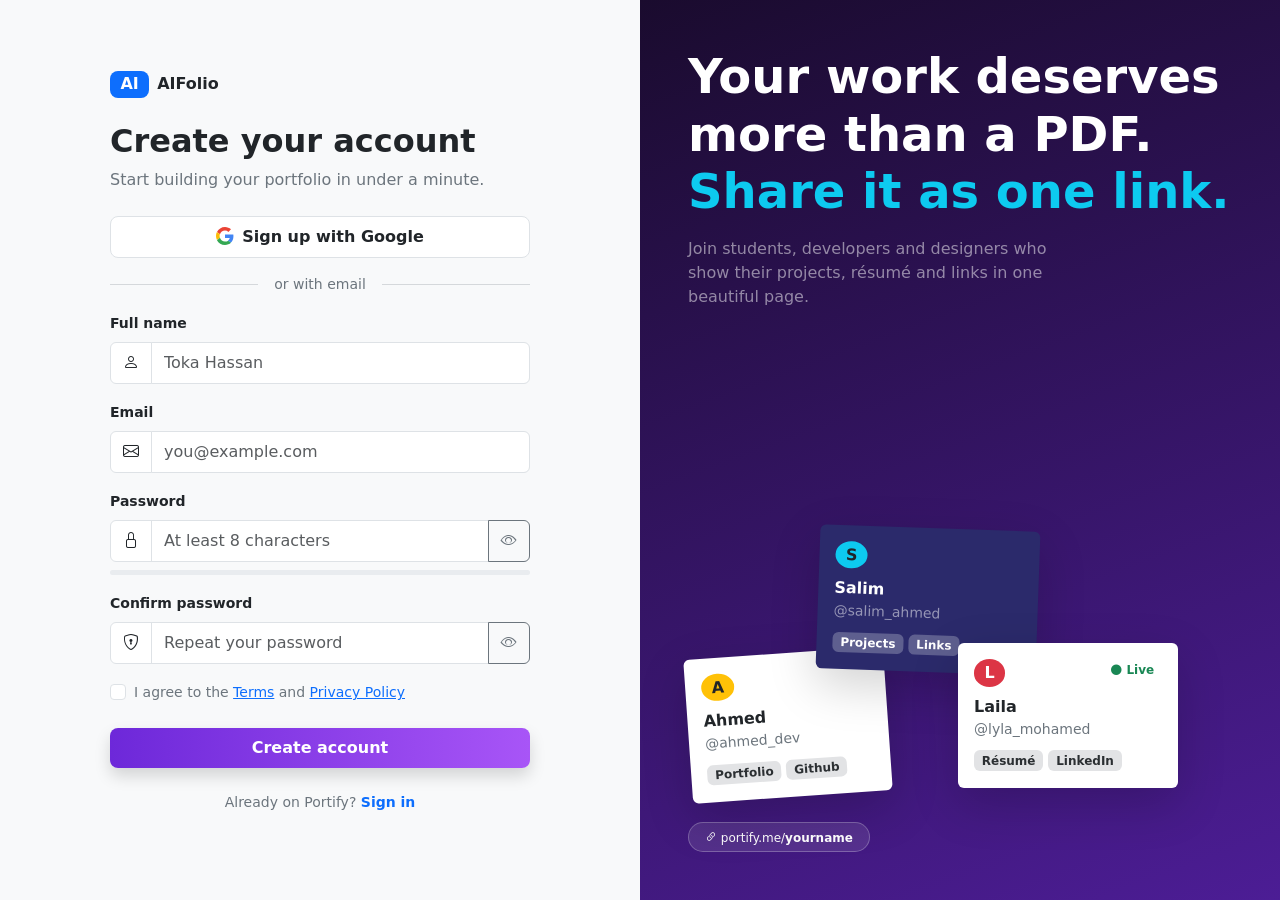
<file: creat.html>
<!DOCTYPE html>
<html lang="en">
<head>
<meta charset="UTF-8">
<meta name="viewport" content="width=device-width, initial-scale=1">
<title>Create account – Portify</title>
<link href="https://cdn.jsdelivr.net/npm/bootstrap@5.3.3/dist/css/bootstrap.min.css" rel="stylesheet">
<link href="https://cdn.jsdelivr.net/npm/bootstrap-icons@1.11.3/font/bootstrap-icons.min.css" rel="stylesheet">
<style>
  /* الـ CSS الوحيد المطلوب: الخلفية المتدرجة + حركة الكروت + شكل الزرار */
  /* .bg-brand { background: linear-gradient(160deg, #07071f, #1a1a5e); }
  .btn-brand { background: linear-gradient(90deg, #26337a, #5b50e6); color: #fff; border: 0; } */
.bg-brand  { background: linear-gradient(160deg, #1a0b2e, #4c1d95); }
.btn-brand { background: linear-gradient(90deg, #6d28d9, #a855f7); color: #fff; border: 0; }
  .btn-brand:hover { color: #fff; filter: brightness(1.1); }
  .float { animation: float 6s ease-in-out infinite; }
  @keyframes float { 50% { translate: 0 -10px; } }
</style>
</head>
<body class="bg-light">

<div class="container-fluid">
  <div class="row min-vh-100">

    <!-- ========== الشمال: الفورم ========== -->
    <div class="col-lg-6 d-flex align-items-center justify-content-center p-4">
      <div class="w-100" style="max-width: 420px;">

        <div class="d-flex align-items-center gap-2 fw-bold mb-4">
          <span class="badge bg-primary rounded-3 fs-6">AI</span>AIFolio
        </div>

        <h1 class="h2 fw-bold">Create your account</h1>
        <p class="text-secondary mb-4">Start building your portfolio in under a minute.</p>
<!-- 
        <button type="button" class="btn btn-white bg-white border w-100 rounded-3 py-2 fw-semibold">
          <i class="bi bi-google text-danger me-2"></i>Sign up with Google
        </button> -->
        <button type="button" class="btn btn-white bg-white border w-100 rounded-3 py-2 fw-semibold">
  <svg class="me-2" width="18" height="18" viewBox="0 0 48 48" style="vertical-align: -3px;">
    <path fill="#EA4335" d="M24 9.5c3.5 0 6.6 1.2 9.1 3.6l6.8-6.8C35.8 2.4 30.3 0 24 0 14.6 0 6.5 5.4 2.6 13.2l7.9 6.1C12.4 13.6 17.7 9.5 24 9.5z"/>
    <path fill="#4285F4" d="M46.5 24.5c0-1.6-.1-3.1-.4-4.5H24v9h12.7c-.6 3-2.3 5.5-4.8 7.2l7.5 5.8c4.4-4.1 7.1-10.1 7.1-17.5z"/>
    <path fill="#FBBC05" d="M10.5 28.7A14.5 14.5 0 0 1 9.5 24c0-1.6.3-3.2.8-4.7l-7.9-6.1A24 24 0 0 0 0 24c0 3.9.9 7.5 2.6 10.8l7.9-6.1z"/>
    <path fill="#34A853" d="M24 48c6.5 0 11.9-2.1 15.9-5.8l-7.5-5.8c-2.1 1.4-4.8 2.3-8.4 2.3-6.3 0-11.6-4.1-13.5-9.8l-7.9 6.1C6.5 42.6 14.6 48 24 48z"/>
  </svg>Sign up with Google
</button>

        <div class="d-flex align-items-center gap-3 text-secondary small my-3">
          <hr class="flex-grow-1 m-0"> or with email <hr class="flex-grow-1 m-0">
        </div>

        <form id="signup" class="needs-validation" novalidate>

          <label class="form-label small fw-semibold" for="name">Full name</label>
          <div class="input-group mb-3 has-validation">
            <span class="input-group-text bg-white"><i class="bi bi-person"></i></span>
            <input id="name" type="text" class="form-control py-2" placeholder="Toka Hassan" required minlength="2">
            <div class="invalid-feedback">Please enter your name.</div>
          </div>

          <label class="form-label small fw-semibold" for="email">Email</label>
          <div class="input-group mb-3 has-validation">
            <span class="input-group-text bg-white"><i class="bi bi-envelope"></i></span>
            <input id="email" type="email" class="form-control py-2" placeholder="you@example.com" required>
            <div class="invalid-feedback">Enter a valid email address.</div>
          </div>

          <label class="form-label small fw-semibold" for="password">Password</label>
          <div class="input-group has-validation">
            <span class="input-group-text bg-white"><i class="bi bi-lock"></i></span>
            <input id="password" type="password" class="form-control py-2" placeholder="At least 8 characters" required minlength="8">
            <button class="btn btn-outline-secondary toggle-pw" type="button" data-target="password"><i class="bi bi-eye"></i></button>
            <div class="invalid-feedback">Password must be at least 8 characters.</div>
          </div>
          <div class="progress mt-2 mb-3" style="height: 5px;">
            <div id="strength" class="progress-bar" style="width: 0%"></div>
          </div>

          <label class="form-label small fw-semibold" for="confirm">Confirm password</label>
          <div class="input-group mb-3 has-validation">
            <span class="input-group-text bg-white"><i class="bi bi-shield-lock"></i></span>
            <input id="confirm" type="password" class="form-control py-2" placeholder="Repeat your password" required>
            <button class="btn btn-outline-secondary toggle-pw" type="button" data-target="confirm"><i class="bi bi-eye"></i></button>
            <div class="invalid-feedback">Passwords don't match.</div>
          </div>

          <div class="form-check mb-4">
            <input class="form-check-input" type="checkbox" id="terms" required>
            <label class="form-check-label small text-secondary" for="terms">
              I agree to the <a href="#">Terms</a> and <a href="#">Privacy Policy</a>
            </label>
            <div class="invalid-feedback">You need to accept the terms to continue.</div>
          </div>

          <button type="submit" class="btn btn-brand w-100 py-2 rounded-3 fw-bold shadow   .btn-main"   >Create account</button>
        </form>

        <p class="text-center text-secondary small mt-4">Already on Portify? <a href="#" class="fw-semibold text-decoration-none">Sign in</a></p>
      </div>
    </div>

    <!-- ========== اليمين: الصورة ========== -->
    <div class="col-lg-6 d-none d-lg-flex flex-column justify-content-between bg-brand text-white p-5">

      <div>
        <h2 class="display-5 fw-bold">Your work deserves more than a PDF. <span class="text-info">Share it as one link.</span></h2>
        <p class="text-white-50 mt-3" style="max-width: 400px;">
          Join students, developers and designers who show their projects, résumé and links in one beautiful page.
        </p>
      </div>

      <div>
        <div class="position-relative mb-4" style="height: 270px; max-width: 520px;">

          <div class="card border-0 shadow-lg position-absolute float" style="width: 200px; left: 0; bottom: 0; transform: rotate(-4deg);">
            <div class="card-body">
              <span class="badge rounded-circle bg-warning text-dark fs-6 mb-2">A</span>
              <div class="fw-bold">Ahmed</div>
              <div class="small text-secondary mb-2">@ahmed_dev</div>
              <span class="badge bg-secondary-subtle text-secondary-emphasis">Portfolio</span>
              <span class="badge bg-secondary-subtle text-secondary-emphasis">Github</span>
            </div>
          </div>

          <div class="card border-0 shadow-lg position-absolute float text-white" style="width: 220px; left: 130px; top: 0; background: #2b2a6b; transform: rotate(2deg); z-index: 2; animation-delay: -2s;">
            <div class="card-body">
              <span class="badge rounded-circle bg-info text-dark fs-6 mb-2">S</span>
              <div class="fw-bold">Salim</div>
              <div class="small text-white-50 mb-2">@salim_ahmed</div>
              <span class="badge bg-light bg-opacity-25">Projects</span>
              <span class="badge bg-light bg-opacity-25">Links</span>
            </div>
          </div>

          <div class="card border-0 shadow-lg position-absolute float" style="width: 220px; left: 270px; bottom: 10px; z-index: 3; animation-delay: -4s;">
            <div class="card-body">
              <span class="badge text-success position-absolute top-0 end-0 m-3"><i class="bi bi-circle-fill small me-1"></i>Live</span>
              <span class="badge rounded-circle bg-danger fs-6 mb-2">L</span>
              <div class="fw-bold">Laila</div>
              <div class="small text-secondary mb-2">@lyla_mohamed</div>
              <span class="badge bg-secondary-subtle text-secondary-emphasis">Résumé</span>
              <span class="badge bg-secondary-subtle text-secondary-emphasis">LinkedIn</span>
            </div>
          </div>

        </div>

        <span class="badge rounded-pill bg-light bg-opacity-10 border border-light border-opacity-25 fw-normal py-2 px-3">
          <i class="bi bi-link-45deg"></i> portify.me/<b>yourname</b>
        </span>
      </div>

    </div>
  </div>
</div>

<script src="https://cdn.jsdelivr.net/npm/bootstrap@5.3.3/dist/js/bootstrap.bundle.min.js"></script>
<script>
  const pw = document.getElementById('password');
  const cf = document.getElementById('confirm');
  const form = document.getElementById('signup');

  cf.addEventListener('input', () => {
    if (cf.value !== pw.value) {
      cf.setCustomValidity('mismatch');
    } else {
      cf.setCustomValidity('');
    }
  });

  document.querySelectorAll('.toggle-pw').forEach(btn => {
    btn.addEventListener('click', () => {
      const input = document.getElementById(btn.dataset.target);
      const isPassword = input.type === 'password';
      input.type = isPassword ? 'text' : 'password';
      btn.innerHTML = isPassword ? '<i class="bi bi-eye-slash"></i>' : '<i class="bi bi-eye"></i>';
    });
  });

  form.addEventListener('submit', e => {
    e.preventDefault();
    
    if (!form.checkValidity()) {
      form.classList.add('was-validated');
      return;
    }

    const userData = {
      name: document.getElementById('name').value,
      email: document.getElementById('email').value,
      password: pw.value
    };

    let users = JSON.parse(localStorage.getItem('portify_users')) || [];

    const userExists = users.some(u => u.email === userData.email);
    if (userExists) {
      alert('This email is already registered!');
      return;
    }

    users.push(userData);
    localStorage.setItem('portify_users', JSON.stringify(users));

    alert('Account created and saved successfully! 🎉');
    form.reset();
    form.classList.remove('was-validated');
  });
</script>
</body>
</html>
</file>
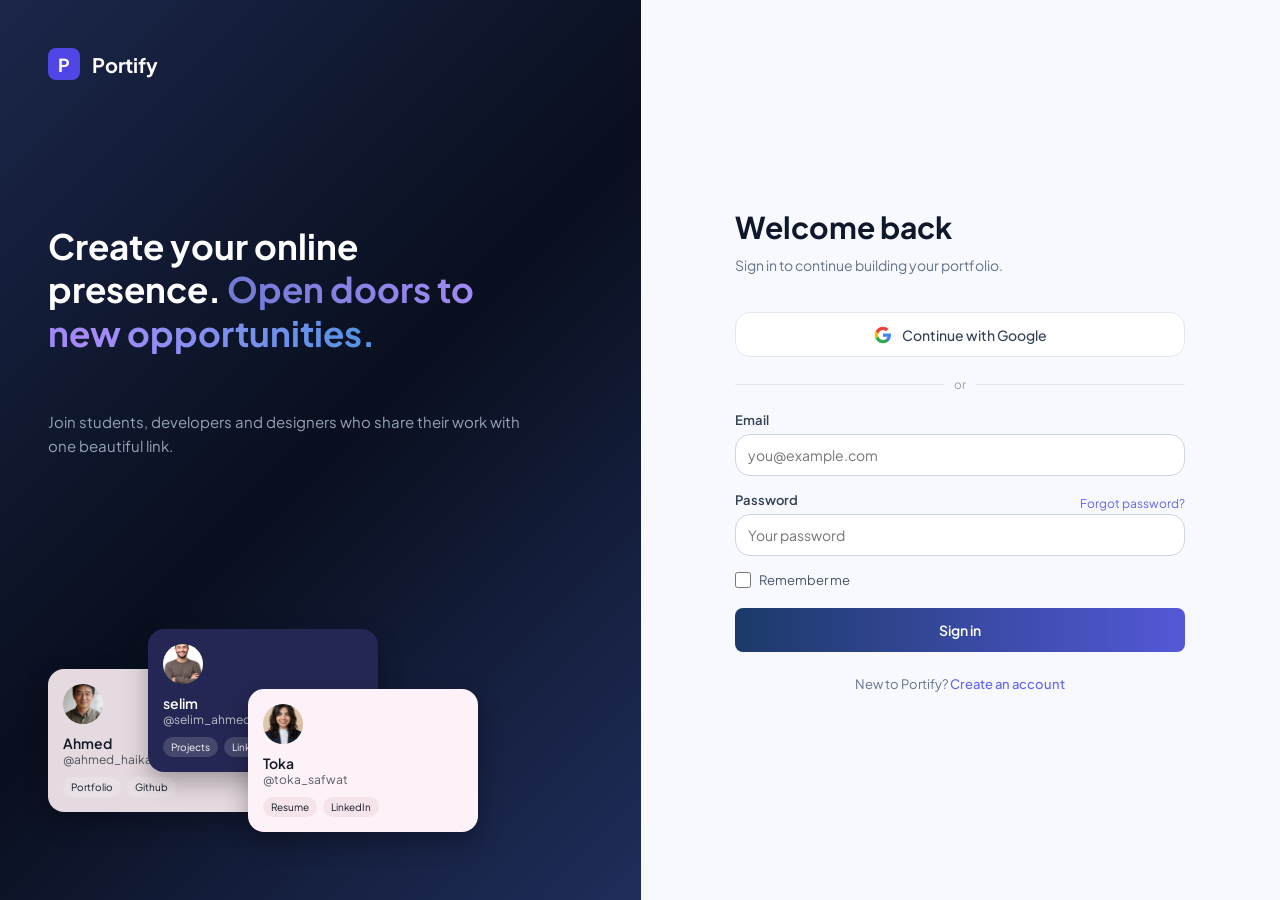
<file: sign_in.html>
<!DOCTYPE html>
<html lang="en">
<head>
  <meta charset="UTF-8">
  <meta name="viewport" content="width=device-width, initial-scale=1.0">
  <title>Portify-Sign In</title>
  <link rel="preconnect" href="https://fonts.googleapis.com">
  <link rel="preconnect" href="https://fonts.gstatic.com" crossorigin>
  <link href="https://fonts.googleapis.com/css2?family=Plus+Jakarta+Sans:wght@400;500;600;700&display=swap" rel="stylesheet">
  <link rel="stylesheet" href="sign_in.css">
</head>
<body>
  <div class="login-container">
    <div class="left-section">
      <div class="brand-logo">
        <div class="logo-icon">P</div>
        <span class="logo-text">Portify</span>
      </div>
      <div class="hero-content">
    <pre>Create your online
presence. <span>Open doors to
new opportunities.</span>
    </pre>
        <p>Join students, developers and designers who share their work with one beautiful link.</p>
      </div>
      <div class="cards-preview">
        <div class="profile-card card-dark card-animated" style="--delay: 0s;">
          <div class="user-avatar bg-avatar-1"></div>
          <div class="user-info">
            <div class="user-name">Ahmed</div>
            <div class="user-handle">@ahmed_haikal</div>
          </div>
          <div class="card-pills">
            <span>Portfolio</span>
            <span>Github</span>
          </div>
        </div>
        <div class="profile-card card-green card-animated" style="--delay: 0.5s;">
          <div class="user-avatar bg-avatar-2"></div>
          <div class="user-info">
            <div class="user-name">selim</div>
            <div class="user-handle">@selim_ahmed23</div>
          </div>
          <div class="card-pills">
            <span>Projects</span>
            <span>LinkedIn</span>
          </div>
        </div>
        <div class="profile-card card-light card-animated" style="--delay: 1s;">
          <div class="user-avatar bg-avatar-3"></div>
          <div class="user-info">
            <div class="user-name">Toka</div>
            <div class="user-handle">@toka_safwat</div>
          </div>
          <div class="card-pills">
            <span>Resume</span>
            <span>LinkedIn</span>
          </div>
        </div>
      </div>
    </div>
    <div class="right-section">
      <div class="form-wrapper">
        <h2 class="form-title">Welcome back</h2>
        <p class="form-subtitle">Sign in to continue building your portfolio.</p>
        <button type="button" class="google-btn">
          <svg class="google-icon" viewBox="0 0 24 24" width="18" height="18">
            <path fill="#4285F4" d="M22.56 12.25c0-.78-.07-1.53-.2-2.25H12v4.26h5.92c-.26 1.37-1.04 2.53-2.21 3.31v2.77h3.57c2.08-1.92 3.28-4.74 3.28-8.09z"/>
            <path fill="#34A853" d="M12 23c2.97 0 5.46-.98 7.28-2.66l-3.57-2.77c-.98.66-2.23 1.06-3.71 1.06-2.86 0-5.29-1.93-6.16-4.53H2.18v2.84C3.99 20.53 7.7 23 12 23z"/>
            <path fill="#FBBC05" d="M5.84 14.09c-.22-.66-.35-1.36-.35-2.09s.13-1.43.35-2.09V7.06H2.18C1.43 8.55 1 10.22 1 12s.43 3.45 1.18 4.94l2.85-2.22.81-.63z"/>
            <path fill="#EA4335" d="M12 5.38c1.62 0 3.06.56 4.21 1.64l3.15-3.15C17.45 2.09 14.97 1 12 1 7.7 1 3.99 3.47 2.18 7.06l3.66 2.84c.87-2.6 3.3-4.52 6.16-4.52z"/>
          </svg>
          Continue with Google
        </button>
        <div class="divider">
          <span>or</span>
        </div>
        <form id="loginForm" onsubmit="return false;">
          <div class="form-group">
            <label for="email">Email</label>
            <input type="email" id="email" placeholder="you@example.com" required>
          </div>
          <div class="form-group">
            <div class="label-row">
              <label for="password">Password</label>
              <a href="#" class="forgot">Forgot password?</a>
            </div>
            <input type="password" id="password" placeholder="Your password" required>
          </div>
          <div class="remember-group">
            <input type="checkbox" id="remember">
            <label for="remember" >Remember me</label>
          </div>
          <button type="submit" class="submit-btn">Sign in</button>
        </form>
        <!--link create an-->
        <div class="signup-prompt">
          New to Portify? <a href="#" class="signup-link">Create an account</a>
        </div>
      </div>
    </div>
  </div>
  <script src="sign_in.js"></script>
</body>
</html>
</file>
<file: sign_in.css>
* {
  box-sizing: border-box;
  margin: 0;
  padding: 0;
  font-family: 'Plus Jakarta Sans', sans-serif;
}
body {
  background-color: #f8fafc;
  }
.login-container {
  display: flex;
  width: 100%;
  min-height: 100vh;
  background-color: #ffffff;
}
.left-section {
  width: 55%;
  background: linear-gradient(135deg, #1b264a 0%, #090f1e 50%, #202d5b 100%);
  position: relative;
  overflow: hidden;
  color: #ffffff;
  padding: 48px;
  display: flex;
  flex-direction: column;
  justify-content: space-between;
  position: relative;
  overflow: hidden;
}
.brand-logo {
  display: flex;
  align-items: center;
  gap: 12px;
}
.logo-icon {
  width: 32px;
  height: 32px;
  background-color: #4f46e5;
  color: #fff;
  border-radius: 8px;
  display: flex;
  align-items: center;
  justify-content: center;
  font-weight: 700;
  font-size: 18px;
}
.logo-text {
  font-size: 20px;
  font-weight: 700;
}
.hero-content {
  margin-top: 40px;
  max-width: 480px;
}
.hero-content pre {
  font-size: 35px;
  line-height: 1.25;
  font-weight: 700;
  margin-bottom: 10px;
  color: #ffffff;
}
.hero-content pre span {
  background: linear-gradient(90deg, #717ad4 0%, #a78bfa 50%, #5293e2 100%);
  -webkit-background-clip: text;
  -webkit-text-fill-color: transparent;
  background-clip: text;
  color: transparent;
}
.hero-content p {
  color: #94a3b8;
  font-size: 15px;
  line-height: 1.6;
}
.cards-preview {
  position: relative;
  height: 260px;
  margin-top: 30px;
}
.profile-card {
  position: absolute;
  width: 230px;
  padding: 15px;
  border-radius: 16px;
  box-shadow: 0 10px 25px rgba(0, 0, 0, 0.3);
  display: flex;
  flex-direction: column;
  gap: 10px;
  transition: transform 0.3s ease;
}
.card-animated {
  animation: floatCard 4s ease-in-out infinite alternate;
  animation-delay: var(--delay);
}
@keyframes floatCard {
  0% { transform: translateY(0px) rotate(-3deg); }
  100% { transform: translateY(-12px) rotate(2deg); }
}
.card-dark {
  background: #e5dae0;
  color: #111827;
  left: 0;
  bottom: 40px;
  z-index: 1;
}
.card-green {
  background: #242753;
  color: #fff;
  left: 100px;
  bottom: 80px;
  z-index: 2;
}
.card-light {
  background: #fdf2f8;
  color: #111827;
  left: 200px;
  bottom: 20px;
  z-index: 3;
}
.user-avatar {
  width: 40px;
  height: 40px;
  border-radius: 50%;
  background-size: cover;
  background-position: center;
}
.bg-avatar-1 { background-image: url('image/【AI】冴えない感じの中年男性.jpg'); }
.bg-avatar-2 { background-image: url('image/تنزيل (1).jpg'); }
.bg-avatar-3 { background-image: url('image/layered haircuts 💈thin hair.jpg'); }
.user-name {
  font-size: 14px;
  font-weight: 600;
}
.user-handle {
  font-size: 12px;
  opacity: 0.7;
}
.card-pills {
  display: flex;
  gap: 6px;
}
.card-pills span {
  font-size: 10px;
  padding: 4px 8px;
  border-radius: 12px;
  background: rgba(255, 255, 255, 0.15);
}
.card-light .card-pills span {
  background: rgba(154, 72, 72, 0.08);
}
.right-section {
  background-color:#f8f8ff;
  width: 55%;
  display: flex;
  align-items: center;
  justify-content: center;
  padding: 40px;
}
.form-wrapper {
  width: 100%;
  max-width: 450px;
}
.form-title {
  font-size: 30px;
  font-weight: 700px;
  color: #0f172a;
  margin-bottom: 10px;
}
.form-subtitle {
  font-size: 14px;
  color: #64748b;
  margin-bottom: 38px;
}
.google-btn {
  width: 100%;
  height: 45px;
  background: white;
  border: 1px solid #e2e8f0;
  border-radius: 15px;
  display: flex;
  align-items: center;
  justify-content: center;
  gap: 10px;
  font-size: 14px;
  font-weight: 500;
  color: #334155;
  transition: all 0.2s ease;
}
.google-btn:hover {
  background-color: #f8fafc;
  border-color: #cbd5e1;
  box-shadow: 0 2px 6px rgba(37, 36, 36, 0.05);
}
.divider {
  display: flex;
  align-items: center;
  text-align: center;
  margin: 20px 0;
  color: #94a3b8;
  font-size: 12px;
}
.divider::before, .divider::after {
  content: '';
  flex: 1;
  border-bottom: 1px solid #e2e8f0;
}
.divider span {
  padding: 0 10px;
}
.form-group {
  margin-bottom: 16px;
}
.label-row {
  display: flex;
  justify-content: space-between;
  align-items: center;
}
label {
  display: block;
  font-size: 13px;
  font-weight: 600;
  color: #334155;
  margin-bottom: 6px;
}
input[type="email"],
input[type="password"] {
  width: 100%;
  height: 42px;
  padding: 0 12px;
  border: 1px solid #cbd5e1;
  border-radius: 15px;
  font-size: 14px;
  outline: none;
  transition: border-color 0.2s ease;
}
input[type="email"]:focus,
input[type="password"]:focus {
  border-color: #4f46e5;
  box-shadow: 0 0 0 3px rgba(79, 70, 229, 0.1);
}
.forgot {
  font-size: 12px;
  color: #6366f1;
  text-decoration: none;
  transition: text-decoration 0.2s ease;
}
.forgot:hover {
  text-decoration: underline;
}
.remember-group {
  display: flex;
  align-items: center;
  gap: 8px;
  margin-bottom: 20px;
}
.remember-group input[type="checkbox"] {
  width: 16px;
  height: 16px;
  accent-color: #4f46e5;
  cursor: pointer;
}
.remember-group label {
  margin-bottom: 0;
  font-weight: 400;
  font-size: 13px;
  color: #475569;
  cursor: pointer;
}
.submit-btn {
  width: 100%;
  height: 44px;
  background: linear-gradient(90deg,#1b3a68 0%, #5458d7  100%);
  color: #ffffff;
  border: none;
  border-radius: 8px;
  font-size: 14px;
  font-weight: 600;
  cursor: pointer;
  transition: background-color 0.2s ease, transform 0.1s ease;
}
.signup-prompt {
  text-align: center;
  margin-top: 24px;
  font-size: 13px;
  color: #64748b;
}
.signup-link {
  color: #6366f1;
  font-weight: 500;
  text-decoration: none;
  transition: text-decoration 0.2s ease;
}
.signup-link:hover {
  text-decoration: underline;
}
@media (max-width: 850px) {
  .login-container {
    flex-direction: column;
  }
  .left-section, .right-section {
    width: 100%;
  }
  .left-section {
    padding: 30px;
  }
}
</file>
